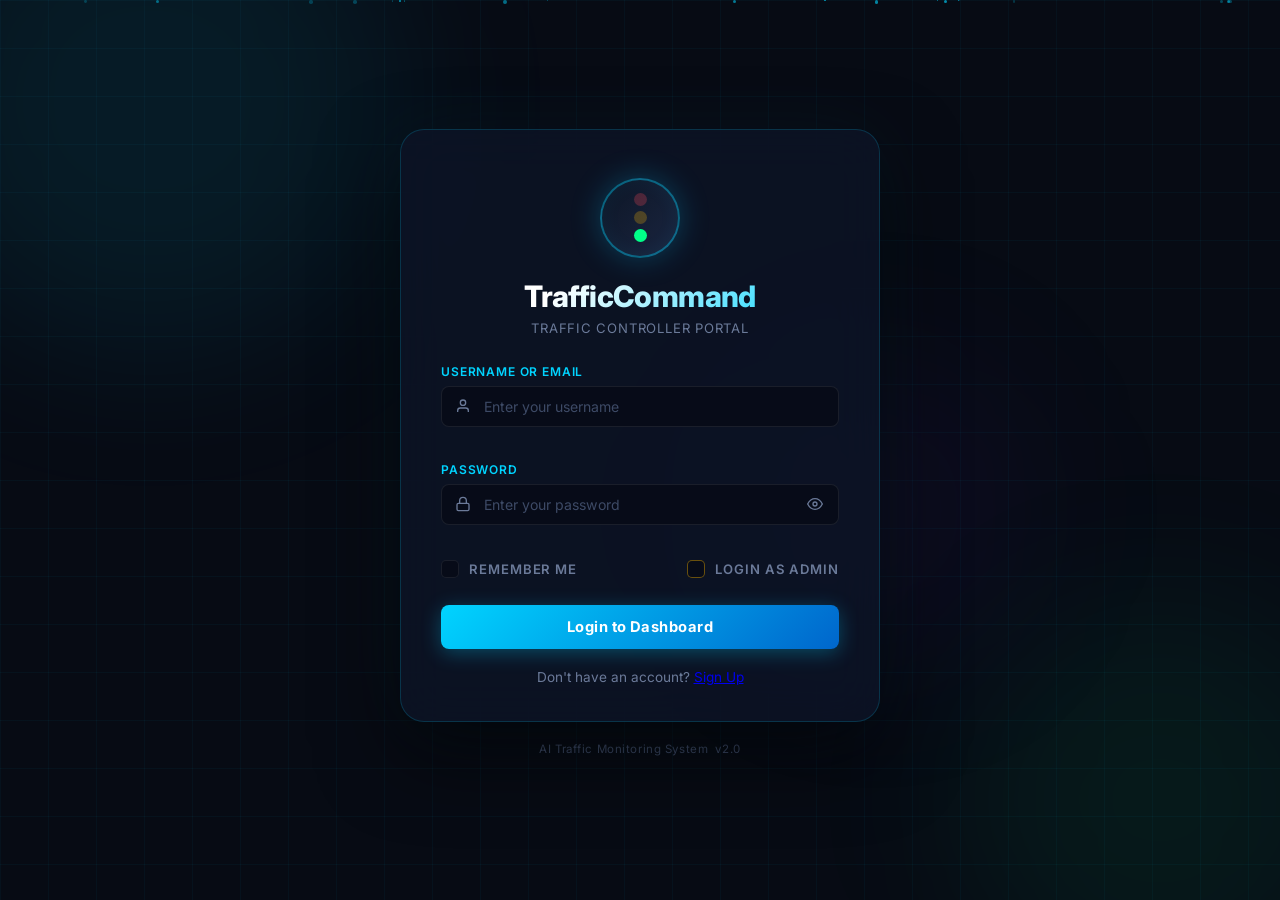
<file: templates/login.html>
<!DOCTYPE html>
<html lang="en">
<head>
  <meta charset="UTF-8" />
  <meta name="viewport" content="width=device-width, initial-scale=1.0" />
  <title>TrafficCommand — Controller Login</title>
  <meta name="description" content="Secure login portal for authorised traffic controllers — AI Traffic Monitoring System." />
  <link rel="preconnect" href="https://fonts.googleapis.com" />
  <link href="https://fonts.googleapis.com/css2?family=Inter:wght@300;400;500;600;700;800&family=JetBrains+Mono:wght@400;500&display=swap" rel="stylesheet" />
  <link rel="stylesheet" href="/static/auth.css" />
</head>
<body>

  <!-- Animated background -->
  <div class="bg-grid"></div>
  <div class="orb orb-1"></div>
  <div class="orb orb-2"></div>
  <div class="orb orb-3"></div>
  <div class="particles" id="particles"></div>

  <!-- Auth card -->
  <main class="auth-wrapper" role="main">
    <div class="auth-card" id="authCard">

      <!-- Logo -->
      <div class="logo-ring">
        <div class="traffic-lights">
          <span class="light red"></span>
          <span class="light amber"></span>
          <span class="light green active"></span>
        </div>
      </div>

      <!-- Header -->
      <h1 class="brand">TrafficCommand</h1>
      <p class="brand-sub">Traffic Controller Portal</p>

      <!-- ── LOGIN PANEL ─────────────────────────── -->
      <div class="panel active" id="panel-login">
        <form id="loginForm" novalidate onsubmit="handleLogin(event)">

          <div class="field-group">
            <label for="login-username">Username or Email</label>
            <div class="input-wrap">
              <svg class="input-icon" viewBox="0 0 24 24" fill="none" stroke="currentColor" stroke-width="2">
                <path d="M20 21v-2a4 4 0 0 0-4-4H8a4 4 0 0 0-4 4v2"/>
                <circle cx="12" cy="7" r="4"/>
              </svg>
              <input type="text" id="login-username" name="username"
                     placeholder="Enter your username"
                     autocomplete="username" required />
            </div>
            <span class="field-error" id="login-username-err"></span>
          </div>

          <div class="field-group">
            <label for="login-password">Password</label>
            <div class="input-wrap">
              <svg class="input-icon" viewBox="0 0 24 24" fill="none" stroke="currentColor" stroke-width="2">
                <rect x="3" y="11" width="18" height="11" rx="2" ry="2"/>
                <path d="M7 11V7a5 5 0 0 1 10 0v4"/>
              </svg>
              <input type="password" id="login-password" name="password"
                     placeholder="Enter your password"
                     autocomplete="current-password" required />
              <button type="button" class="toggle-pw" onclick="togglePw('login-password', this)"
                      aria-label="Toggle password visibility">
                <svg viewBox="0 0 24 24" fill="none" stroke="currentColor" stroke-width="2">
                  <path d="M1 12s4-8 11-8 11 8 11 8-4 8-11 8-11-8-11-8z"/>
                  <circle cx="12" cy="12" r="3"/>
                </svg>
              </button>
            </div>
            <span class="field-error" id="login-password-err"></span>
          </div>

          <div class="form-extras">
            <label class="checkbox-wrap">
              <input type="checkbox" id="remember-me" />
              <span class="checkmark"></span>
              Remember me
            </label>
            <label class="checkbox-wrap admin-check">
              <input type="checkbox" id="login-is-admin" />
              <span class="checkmark"></span>
              Login as Admin
            </label>
          </div>

          <button type="submit" class="btn-primary" id="loginBtn">
            <span class="btn-text">Login to Dashboard</span>
          </button>

          <div class="alert" id="login-alert" role="alert" hidden></div>
          
          <p class="auth-switch">
            Don't have an account? <a href="/signup">Sign Up</a>
          </p>
        </form>
      </div>

    </div>

    <!-- Version badge -->
    <p class="version-tag">AI Traffic Monitoring System &nbsp;v2.0</p>
  </main>

  <script src="/static/auth.js"></script>
</body>
</html>
</file>
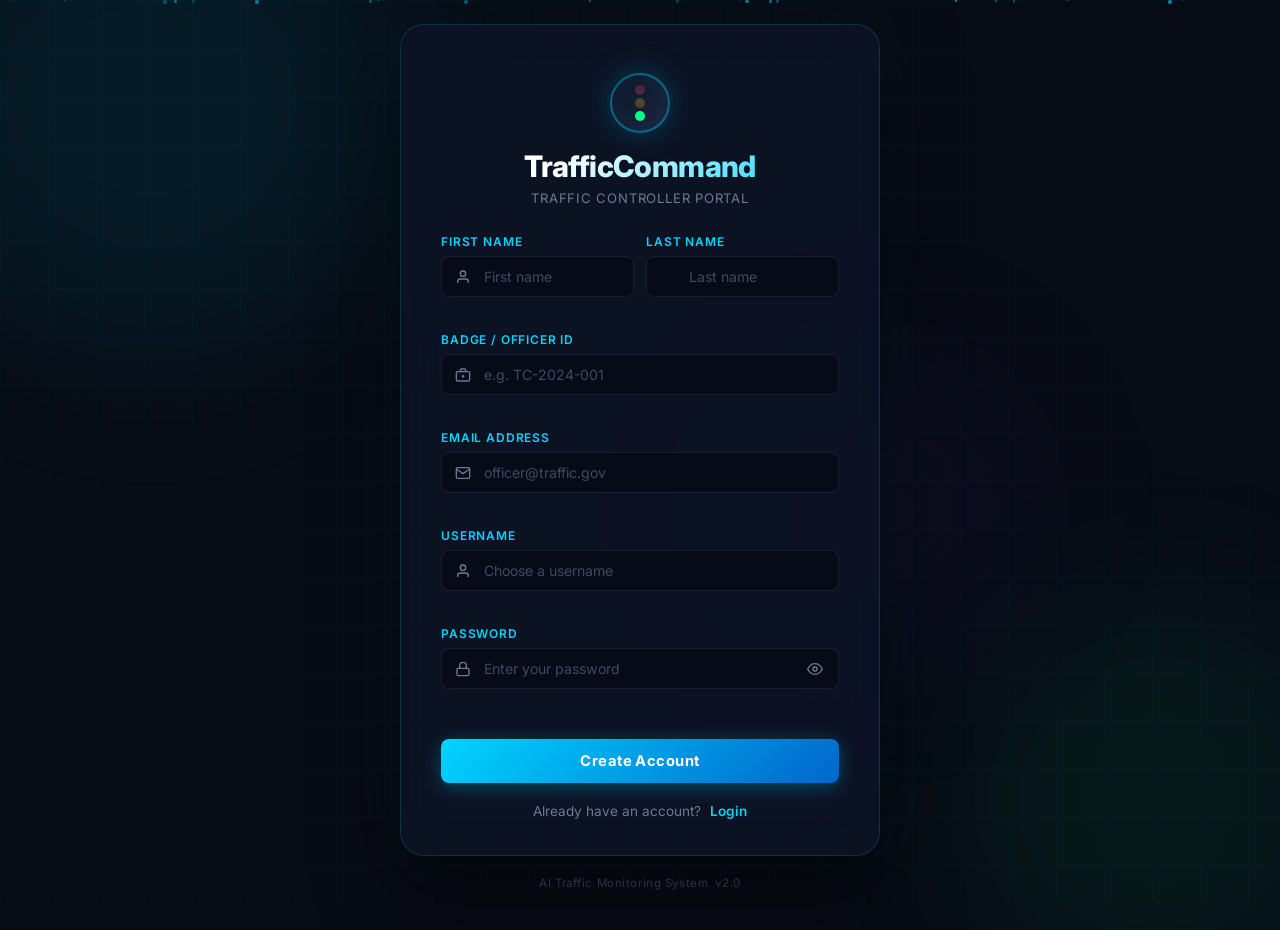
<file: templates/signup.html>
<!DOCTYPE html>
<html lang="en">
<head>
  <meta charset="UTF-8" />
  <meta name="viewport" content="width=device-width, initial-scale=1.0" />
  <title>TrafficCommand — Controller Sign Up</title>
  <meta name="description" content="Secure signup portal for authorised traffic controllers — AI Traffic Monitoring System." />
  <link rel="preconnect" href="https://fonts.googleapis.com" />
  <link href="https://fonts.googleapis.com/css2?family=Inter:wght@300;400;500;600;700;800&family=JetBrains+Mono:wght@400;500&display=swap" rel="stylesheet" />
  <link rel="stylesheet" href="/static/auth.css" />
</head>
<body>

  <!-- Animated background -->
  <div class="bg-grid"></div>
  <div class="orb orb-1"></div>
  <div class="orb orb-2"></div>
  <div class="orb orb-3"></div>
  <div class="particles" id="particles"></div>

  <!-- Auth card -->
  <main class="auth-wrapper" role="main">
    <div class="auth-card signup-card" id="authCard">

      <!-- Logo -->
      <div class="logo-ring" style="width: 60px; height: 60px; margin-bottom: 15px;">
        <div class="traffic-lights" style="gap: 3px;">
          <span class="light red" style="width: 10px; height: 10px;"></span>
          <span class="light amber" style="width: 10px; height: 10px;"></span>
          <span class="light green active" style="width: 10px; height: 10px;"></span>
        </div>
      </div>

      <!-- Header -->
      <h1 class="brand">TrafficCommand</h1>
      <p class="brand-sub">Traffic Controller Portal</p>

      <!-- ── SIGNUP PANEL ────────────────────────── -->
      <div class="panel active" id="panel-signup">
        <form id="signupForm" novalidate onsubmit="handleSignup(event)">

          <div class="field-row">
            <div class="field-group">
              <label for="signup-firstname">First Name</label>
              <div class="input-wrap">
                <svg class="input-icon" viewBox="0 0 24 24" fill="none" stroke="currentColor" stroke-width="2">
                  <path d="M20 21v-2a4 4 0 0 0-4-4H8a4 4 0 0 0-4 4v2"/>
                  <circle cx="12" cy="7" r="4"/>
                </svg>
                <input type="text" id="signup-firstname" name="firstname"
                       placeholder="First name" required />
              </div>
              <span class="field-error" id="signup-firstname-err"></span>
            </div>
            <div class="field-group">
              <label for="signup-lastname">Last Name</label>
              <div class="input-wrap">
                <input type="text" id="signup-lastname" name="lastname"
                       placeholder="Last name" required />
              </div>
              <span class="field-error" id="signup-lastname-err"></span>
            </div>
          </div>

          <div class="field-group">
            <label for="signup-badge">Badge / Officer ID</label>
            <div class="input-wrap">
              <svg class="input-icon" viewBox="0 0 24 24" fill="none" stroke="currentColor" stroke-width="2">
                <rect x="2" y="7" width="20" height="14" rx="2"/>
                <path d="M16 7V5a2 2 0 0 0-2-2h-4a2 2 0 0 0-2 2v2"/>
                <line x1="12" y1="12" x2="12" y2="16"/>
                <line x1="10" y1="14" x2="14" y2="14"/>
              </svg>
              <input type="text" id="signup-badge" name="badge_id"
                     placeholder="e.g. TC-2024-001" required />
            </div>
            <span class="field-error" id="signup-badge-err"></span>
          </div>

          <div class="field-group">
            <label for="signup-email">Email Address</label>
            <div class="input-wrap">
              <svg class="input-icon" viewBox="0 0 24 24" fill="none" stroke="currentColor" stroke-width="2">
                <path d="M4 4h16c1.1 0 2 .9 2 2v12c0 1.1-.9 2-2 2H4c-1.1 0-2-.9-2-2V6c0-1.1.9-2 2-2z"/>
                <polyline points="22,6 12,13 2,6"/>
              </svg>
              <input type="email" id="signup-email" name="email"
                     placeholder="officer@traffic.gov" required />
            </div>
            <span class="field-error" id="signup-email-err"></span>
          </div>

          <div class="field-group">
            <label for="signup-username">Username</label>
            <div class="input-wrap">
              <svg class="input-icon" viewBox="0 0 24 24" fill="none" stroke="currentColor" stroke-width="2">
                <path d="M20 21v-2a4 4 0 0 0-4-4H8a4 4 0 0 0-4 4v2"/>
                <circle cx="12" cy="7" r="4"/>
              </svg>
              <input type="text" id="signup-username" name="username"
                     placeholder="Choose a username" required />
            </div>
            <span class="field-error" id="signup-username-err"></span>
          </div>

          <div class="field-group">
            <label for="signup-password">Password</label>
            <div class="input-wrap">
              <svg class="input-icon" viewBox="0 0 24 24" fill="none" stroke="currentColor" stroke-width="2">
                <rect x="3" y="11" width="18" height="11" rx="2" ry="2"/>
                <path d="M7 11V7a5 5 0 0 1 10 0v4"/>
              </svg>
              <input type="password" id="signup-password" name="password"
                     placeholder="Enter your password"
                     autocomplete="new-password" required />
              <button type="button" class="toggle-pw" onclick="togglePw('signup-password', this)"
                      aria-label="Toggle password visibility">
                <svg viewBox="0 0 24 24" fill="none" stroke="currentColor" stroke-width="2">
                  <path d="M1 12s4-8 11-8 11 8 11 8-4 8-11 8-11-8-11-8z"/>
                  <circle cx="12" cy="12" r="3"/>
                </svg>
              </button>
            </div>
            <span class="field-error" id="signup-password-err"></span>
          </div>

          <button type="submit" class="btn-primary" id="signupBtn" style="margin-top: 15px;">
            <span class="btn-text">Create Account</span>
          </button>

          <div class="alert" id="signup-alert" role="alert" hidden></div>
          
          <div class="auth-switch">
             Already have an account? <a href="/login" class="link">Login</a>
          </div>

        </form>
      </div>

    </div>

    <!-- Version badge -->
    <p class="version-tag">AI Traffic Monitoring System &nbsp;v2.0</p>
  </main>

  <script src="/static/auth.js"></script>
</body>
</html>
</file>
<file: static/auth.css>
/* ═══════════════════════════════════════════════════════════
   auth.css  —  TrafficCommand Login / Sign-Up Portal
   Dark cyberpunk / smart-city aesthetic
═══════════════════════════════════════════════════════════ */

/* ── Tokens ─────────────────────────────────────────────── */
:root {
  --bg:           #070b14;
  --surface:      rgba(13, 20, 38, 0.82);
  --surface-border: rgba(0, 212, 255, 0.18);
  --cyan:         #00d4ff;
  --cyan-dim:     rgba(0, 212, 255, 0.15);
  --green:        #00ff88;
  --green-dim:    rgba(0, 255, 136, 0.15);
  --amber:        #ffb800;
  --red:          #ff4757;
  --text:         #e8eaf0;
  --text-muted:   #6b7a99;
  --text-dim:     #3d4a66;
  --input-bg:     rgba(7, 11, 20, 0.70);
  --input-border: rgba(255,255,255,0.08);
  --radius:       14px;
  --radius-sm:    8px;
  --shadow:       0 32px 80px rgba(0,0,0,0.6), 0 0 80px rgba(0,212,255,0.06);
  --transition:   0.2s cubic-bezier(.4,0,.2,1);
}

/* ── Reset ───────────────────────────────────────────────── */
*, *::before, *::after { box-sizing: border-box; margin: 0; padding: 0; }

html { height: 100%; scroll-behavior: smooth; }

body {
  min-height: 100vh;
  font-family: 'Inter', system-ui, sans-serif;
  background: var(--bg);
  color: var(--text);
  display: flex;
  align-items: center;
  justify-content: center;
  overflow-x: hidden;
  position: relative;
}

/* ── Animated background ─────────────────────────────────── */
.bg-grid {
  position: fixed; inset: 0;
  background-image:
    linear-gradient(rgba(0,212,255,0.04) 1px, transparent 1px),
    linear-gradient(90deg, rgba(0,212,255,0.04) 1px, transparent 1px);
  background-size: 48px 48px;
  pointer-events: none;
  z-index: 0;
}

.orb {
  position: fixed;
  border-radius: 50%;
  filter: blur(80px);
  pointer-events: none;
  z-index: 0;
  animation: float 8s ease-in-out infinite;
}
.orb-1 { width: 500px; height: 500px; background: rgba(0,212,255,0.08); top:-150px; left:-100px; animation-delay:0s; }
.orb-2 { width: 400px; height: 400px; background: rgba(0,255,136,0.06); bottom:-100px; right:-80px;  animation-delay:3s; }
.orb-3 { width: 300px; height: 300px; background: rgba(99,40,200,0.07); top:40%;    right:20%;   animation-delay:1.5s; }

@keyframes float {
  0%,100% { transform: translateY(0) scale(1); }
  50%      { transform: translateY(-30px) scale(1.05); }
}

/* ── Particles ───────────────────────────────────────────── */
.particles {
  position: fixed; inset: 0; pointer-events: none; z-index: 0;
}
.particle {
  position: absolute;
  width: 3px; height: 3px;
  border-radius: 50%;
  background: var(--cyan);
  opacity: 0;
  animation: particleAnim linear infinite;
}
@keyframes particleAnim {
  0%   { transform: translateY(100vh); opacity: 0; }
  10%  { opacity: 0.6; }
  90%  { opacity: 0.6; }
  100% { transform: translateY(-20px); opacity: 0; }
}

/* ── Auth wrapper ────────────────────────────────────────── */
.auth-wrapper {
  position: relative;
  z-index: 10;
  display: flex;
  flex-direction: column;
  align-items: center;
  width: 100%;
  padding: 24px 16px 40px;
}

/* ── Auth card ───────────────────────────────────────────── */
.auth-card {
  width: 100%;
  max-width: 480px;
  background: var(--surface);
  border: 1px solid var(--surface-border);
  border-radius: 24px;
  padding: 48px 40px 36px;
  box-shadow: var(--shadow);
  backdrop-filter: blur(24px);
  -webkit-backdrop-filter: blur(24px);
  animation: cardIn 0.5s cubic-bezier(.22,1,.36,1) both;
  position: relative;
  overflow: hidden;
}
.auth-card::before {
  content:'';
  position: absolute;
  top: -1px; left: 20%; right: 20%; height: 1px;
  background: linear-gradient(90deg, transparent, var(--cyan), transparent);
  opacity: 0.7;
}

@keyframes cardIn {
  from { opacity: 0; transform: translateY(28px) scale(0.97); }
  to   { opacity: 1; transform: none; }
}

/* ── Logo ────────────────────────────────────────────────── */
.logo-ring {
  width: 80px; height: 80px;
  margin: 0 auto 20px;
  border-radius: 50%;
  background: linear-gradient(135deg, #0d1626, #1a2540);
  border: 2px solid rgba(0,212,255,0.4);
  box-shadow: 0 0 30px rgba(0,212,255,0.25), inset 0 0 20px rgba(0,212,255,0.05);
  display: flex; align-items: center; justify-content: center;
  animation: logoPulse 3s ease-in-out infinite;
}
@keyframes logoPulse {
  0%,100% { box-shadow: 0 0 30px rgba(0,212,255,0.25); }
  50%     { box-shadow: 0 0 50px rgba(0,212,255,0.45); }
}
.traffic-lights {
  display: flex;
  flex-direction: column;
  gap: 5px;
  align-items: center;
}
.light {
  width: 13px; height: 13px;
  border-radius: 50%;
  opacity: 0.25;
  transition: opacity 0.5s;
}
.light.red   { background: #ff4757; }
.light.amber { background: #ffb800; }
.light.green { background: #00ff88; }
.light.active { opacity: 1; animation: lightGlow 2s ease-in-out infinite; }
@keyframes lightGlow {
  0%,100% { box-shadow: 0 0 8px currentColor; }
  50%     { box-shadow: 0 0 20px currentColor; }
}

/* ── Branding ────────────────────────────────────────────── */
.brand {
  text-align: center;
  font-size: 1.85rem;
  font-weight: 800;
  letter-spacing: -0.02em;
  background: linear-gradient(135deg, #ffffff 30%, var(--cyan));
  -webkit-background-clip: text;
  -webkit-text-fill-color: transparent;
  background-clip: text;
  margin-bottom: 6px;
}
.brand-sub {
  text-align: center;
  font-size: 0.82rem;
  color: var(--text-muted);
  letter-spacing: 0.06em;
  text-transform: uppercase;
  margin-bottom: 28px;
}

/* ── Tabs ────────────────────────────────────────────────── */
.tabs {
  display: flex;
  position: relative;
  background: rgba(255,255,255,0.04);
  border: 1px solid rgba(255,255,255,0.06);
  border-radius: 10px;
  padding: 4px;
  margin-bottom: 28px;
  gap: 2px;
}
.tab {
  flex: 1;
  background: none;
  border: none;
  color: var(--text-muted);
  font-family: inherit;
  font-size: 0.88rem;
  font-weight: 500;
  padding: 9px 0;
  border-radius: 7px;
  cursor: pointer;
  transition: color var(--transition);
  position: relative;
  z-index: 2;
}
.tab.active { color: var(--text); font-weight: 600; }
.tab-indicator {
  position: absolute;
  top: 4px; bottom: 4px;
  left: 4px;
  width: calc(50% - 4px);
  background: linear-gradient(135deg, rgba(0,212,255,0.18), rgba(0,255,136,0.10));
  border: 1px solid rgba(0,212,255,0.25);
  border-radius: 7px;
  transition: transform 0.25s cubic-bezier(.4,0,.2,1);
  z-index: 1;
}
.tab-indicator.right { transform: translateX(100%); }

/* ── Panels ──────────────────────────────────────────────── */
.panel { display: none; }
.panel.active {
  display: block;
  animation: panelIn 0.25s ease both;
}
@keyframes panelIn {
  from { opacity:0; transform: translateY(8px); }
  to   { opacity:1; transform: none; }
}

/* ── Field group ─────────────────────────────────────────── */
.field-group { margin-bottom: 16px; }
.field-row   { display: grid; grid-template-columns: 1fr 1fr; gap: 12px; }

label {
  display: block;
  font-size: 0.75rem;
  font-weight: 600;
  letter-spacing: 0.07em;
  text-transform: uppercase;
  color: var(--cyan);
  margin-bottom: 7px;
}

/* ── Input wrap ──────────────────────────────────────────── */
.input-wrap {
  position: relative;
  display: flex;
  align-items: center;
}
.input-icon {
  position: absolute;
  left: 14px;
  width: 16px; height: 16px;
  color: var(--text-muted);
  pointer-events: none;
  flex-shrink: 0;
}

input[type="text"],
input[type="email"],
input[type="password"] {
  width: 100%;
  background: var(--input-bg);
  border: 1px solid var(--input-border);
  border-radius: var(--radius-sm);
  padding: 11px 42px 11px 42px;
  color: var(--text);
  font-family: inherit;
  font-size: 0.9rem;
  outline: none;
  transition:
    border-color var(--transition),
    box-shadow   var(--transition),
    background   var(--transition);
}
input::placeholder { color: var(--text-dim); font-size: 0.88rem; }
input:focus {
  border-color: var(--cyan);
  box-shadow: 0 0 0 3px rgba(0,212,255,0.12), inset 0 0 12px rgba(0,212,255,0.04);
  background: rgba(0,212,255,0.04);
}
input.error {
  border-color: var(--red);
  box-shadow: 0 0 0 3px rgba(255,71,87,0.12);
}
input.valid {
  border-color: var(--green);
  box-shadow: 0 0 0 2px rgba(0,255,136,0.10);
}

/* ── Password toggle ─────────────────────────────────────── */
.toggle-pw {
  position: absolute;
  right: 12px;
  background: none;
  border: none;
  cursor: pointer;
  color: var(--text-muted);
  padding: 4px;
  line-height: 0;
  border-radius: 4px;
  transition: color var(--transition);
}
.toggle-pw:hover { color: var(--cyan); }
.toggle-pw svg { width: 16px; height: 16px; }

/* ── Field errors ────────────────────────────────────────── */
.field-error {
  display: block;
  font-size: 0.75rem;
  color: var(--red);
  margin-top: 5px;
  min-height: 14px;
  font-weight: 500;
}

/* ── Password strength ───────────────────────────────────── */
.strength-bar {
  height: 3px;
  background: rgba(255,255,255,0.06);
  border-radius: 99px;
  margin-top: 6px;
  overflow: hidden;
}
.strength-fill {
  height: 100%;
  width: 0%;
  border-radius: 99px;
  transition: width 0.3s ease, background 0.3s ease;
}
.strength-label {
  font-size: 0.72rem;
  font-weight: 600;
  margin-top: 4px;
  letter-spacing: 0.05em;
  display: block;
}

/* ── Form extras ─────────────────────────────────────────── */
.form-extras {
  display: flex;
  align-items: center;
  justify-content: space-between;
  margin-bottom: 20px;
  flex-wrap: wrap;
  gap: 10px;
}
.forgot-link {
  font-size: 0.8rem;
  color: var(--cyan);
  text-decoration: none;
  transition: opacity var(--transition);
}
.forgot-link:hover { opacity: 0.75; text-decoration: underline; }

.auth-switch {
  text-align: center;
  margin-top: 20px;
  font-size: 0.85rem;
  color: var(--text-muted);
}
.auth-switch .link {
  color: var(--cyan);
  text-decoration: none;
  font-weight: 600;
  margin-left: 5px;
}
.auth-switch .link:hover {
  text-decoration: underline;
}

.admin-check {
  color: var(--amber);
}
.admin-check .checkmark {
  border-color: rgba(255, 184, 0, 0.4);
}
.admin-check input:checked + .checkmark {
  background: var(--amber);
  border-color: var(--amber);
  box-shadow: 0 0 8px rgba(255, 184, 0, 0.4);
}

/* ── Checkbox ────────────────────────────────────────────── */
.checkbox-wrap {
  display: flex;
  align-items: center;
  gap: 10px;
  cursor: pointer;
  font-size: 0.82rem;
  color: var(--text-muted);
  user-select: none;
}
.checkbox-wrap input[type="checkbox"] { display: none; }
.checkmark {
  width: 18px; height: 18px;
  border: 1.5px solid var(--input-border);
  border-radius: 5px;
  background: var(--input-bg);
  display: flex; align-items: center; justify-content: center;
  flex-shrink: 0;
  transition: all var(--transition);
}
.checkbox-wrap input:checked + .checkmark {
  background: var(--cyan);
  border-color: var(--cyan);
  box-shadow: 0 0 8px rgba(0,212,255,0.4);
}
.checkbox-wrap input:checked + .checkmark::after {
  content: '';
  display: block;
  width: 5px; height: 9px;
  border: 2px solid #000;
  border-top: none;
  border-left: none;
  transform: rotate(45deg) translateY(-1px);
}
.terms { margin-bottom: 20px; font-size: 0.82rem; }
.terms .link { color: var(--cyan); text-decoration: none; }
.terms .link:hover { text-decoration: underline; }

/* ── Primary button ──────────────────────────────────────── */
.btn-primary {
  width: 100%;
  padding: 13px;
  background: linear-gradient(135deg, var(--cyan), #0066cc);
  border: none;
  border-radius: var(--radius-sm);
  color: #fff;
  font-family: inherit;
  font-size: 0.92rem;
  font-weight: 700;
  letter-spacing: 0.03em;
  cursor: pointer;
  position: relative;
  overflow: hidden;
  transition: transform var(--transition), box-shadow var(--transition);
  box-shadow: 0 4px 20px rgba(0,212,255,0.3);
}
.btn-primary::before {
  content:'';
  position: absolute; inset: 0;
  background: linear-gradient(135deg, rgba(255,255,255,0.15), transparent);
  opacity: 0;
  transition: opacity var(--transition);
}
.btn-primary:hover  { transform: translateY(-2px); box-shadow: 0 8px 30px rgba(0,212,255,0.45); }
.btn-primary:hover::before { opacity: 1; }
.btn-primary:active { transform: translateY(0); }
.btn-primary:disabled { opacity: 0.6; cursor: not-allowed; transform: none; }

.btn-spinner {
  display: inline-block;
  width: 18px; height: 18px;
  border: 2.5px solid rgba(255,255,255,0.3);
  border-top-color: #fff;
  border-radius: 50%;
  animation: spin 0.7s linear infinite;
  vertical-align: middle;
}
@keyframes spin { to { transform: rotate(360deg); } }

/* ── Alert ───────────────────────────────────────────────── */
.alert {
  margin-top: 14px;
  padding: 11px 14px;
  border-radius: var(--radius-sm);
  font-size: 0.84rem;
  font-weight: 500;
  animation: alertIn 0.2s ease both;
}
@keyframes alertIn {
  from { opacity:0; transform: translateY(-4px); }
  to   { opacity:1; transform: none; }
}
.alert.success {
  background: rgba(0,255,136,0.12);
  border: 1px solid rgba(0,255,136,0.3);
  color: var(--green);
}
.alert.error {
  background: rgba(255,71,87,0.12);
  border: 1px solid rgba(255,71,87,0.3);
  color: var(--red);
}

/* ── Secure badge ────────────────────────────────────────── */
.secure-badge {
  display: flex;
  align-items: center;
  justify-content: center;
  gap: 7px;
  margin-top: 24px;
  padding: 8px 16px;
  border-radius: 99px;
  background: rgba(0,255,136,0.06);
  border: 1px solid rgba(0,255,136,0.15);
  color: var(--green);
  font-size: 0.72rem;
  font-weight: 600;
  letter-spacing: 0.05em;
  text-transform: uppercase;
}
.secure-badge svg { width: 13px; height: 13px; }

/* ── Version tag ─────────────────────────────────────────── */
.version-tag {
  margin-top: 20px;
  font-size: 0.72rem;
  color: var(--text-dim);
  letter-spacing: 0.05em;
}

/* ── Responsive ──────────────────────────────────────────── */
@media (max-width: 520px) {
  .auth-card   { padding: 36px 22px 28px; border-radius: 18px; }
  .brand       { font-size: 1.5rem; }
  .field-row   { grid-template-columns: 1fr; }
  .form-extras { flex-direction: column; align-items: flex-start; gap: 10px; }
}
</file>
